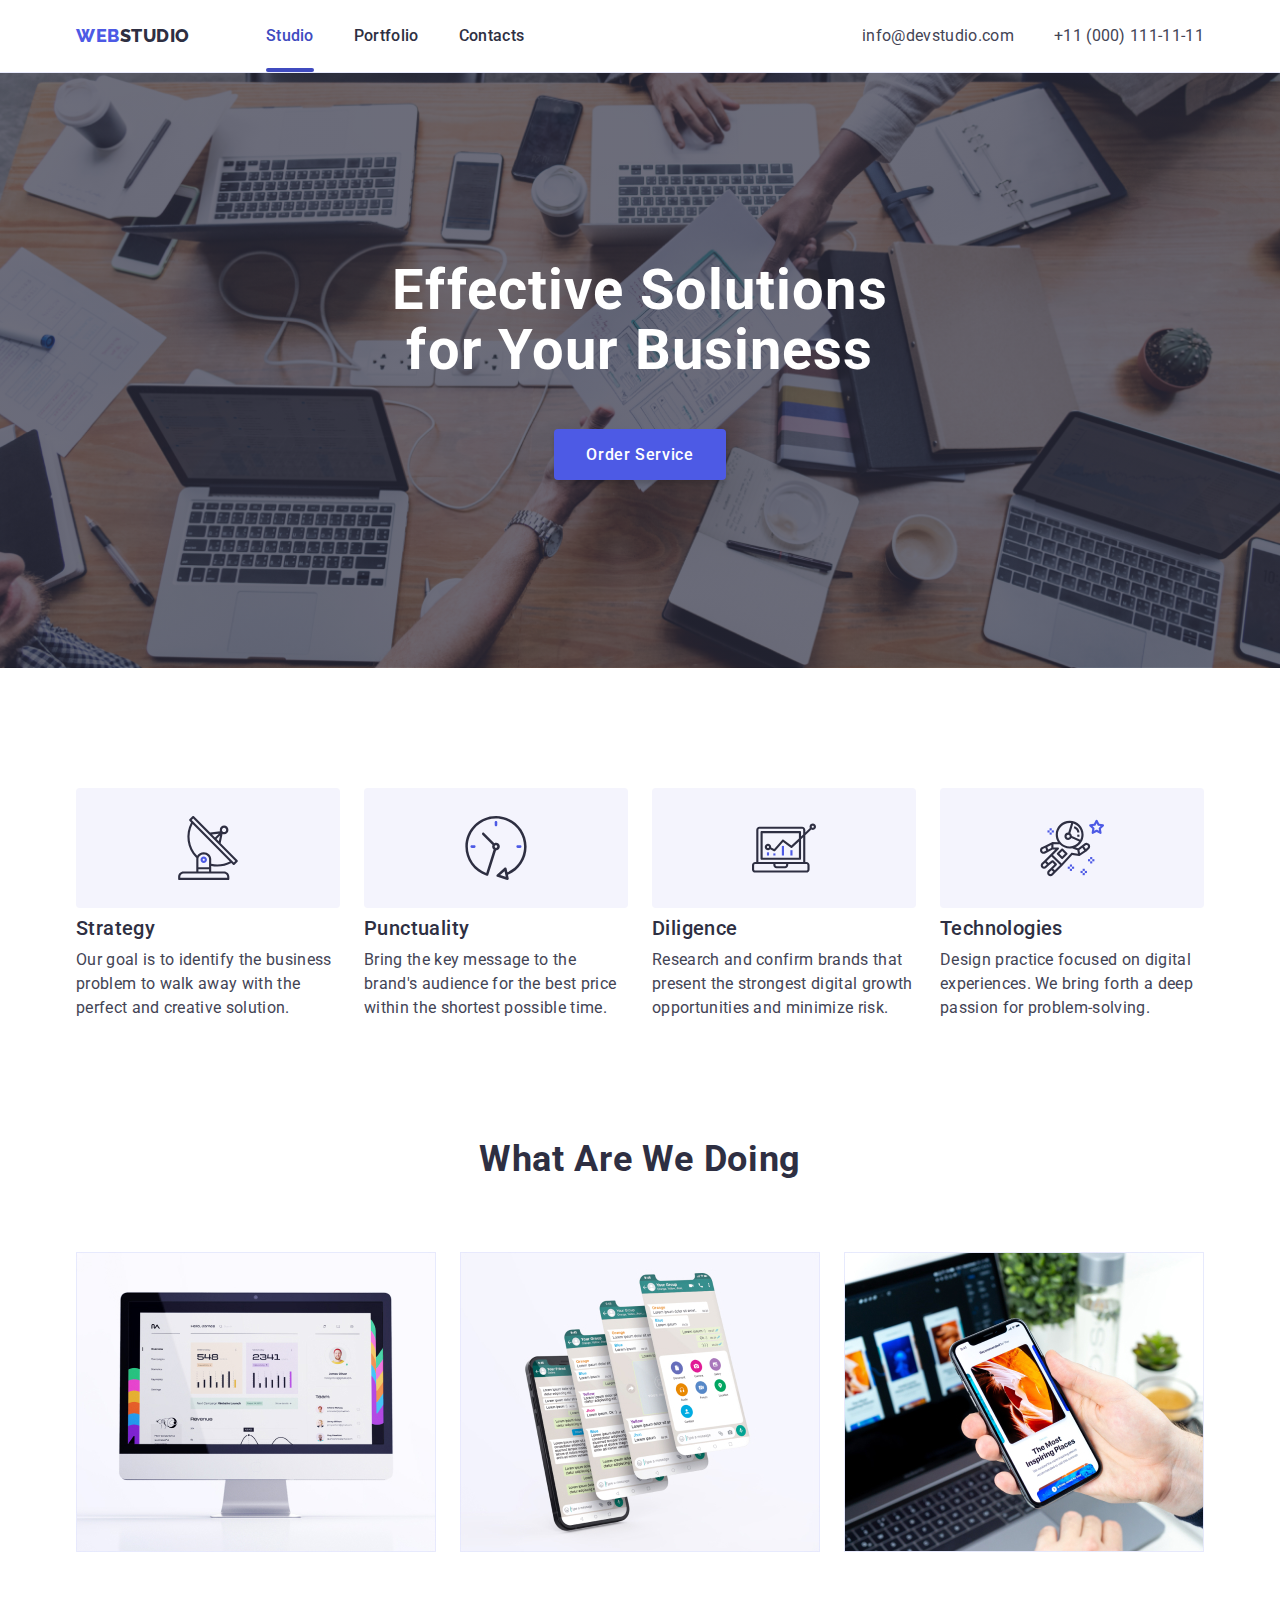
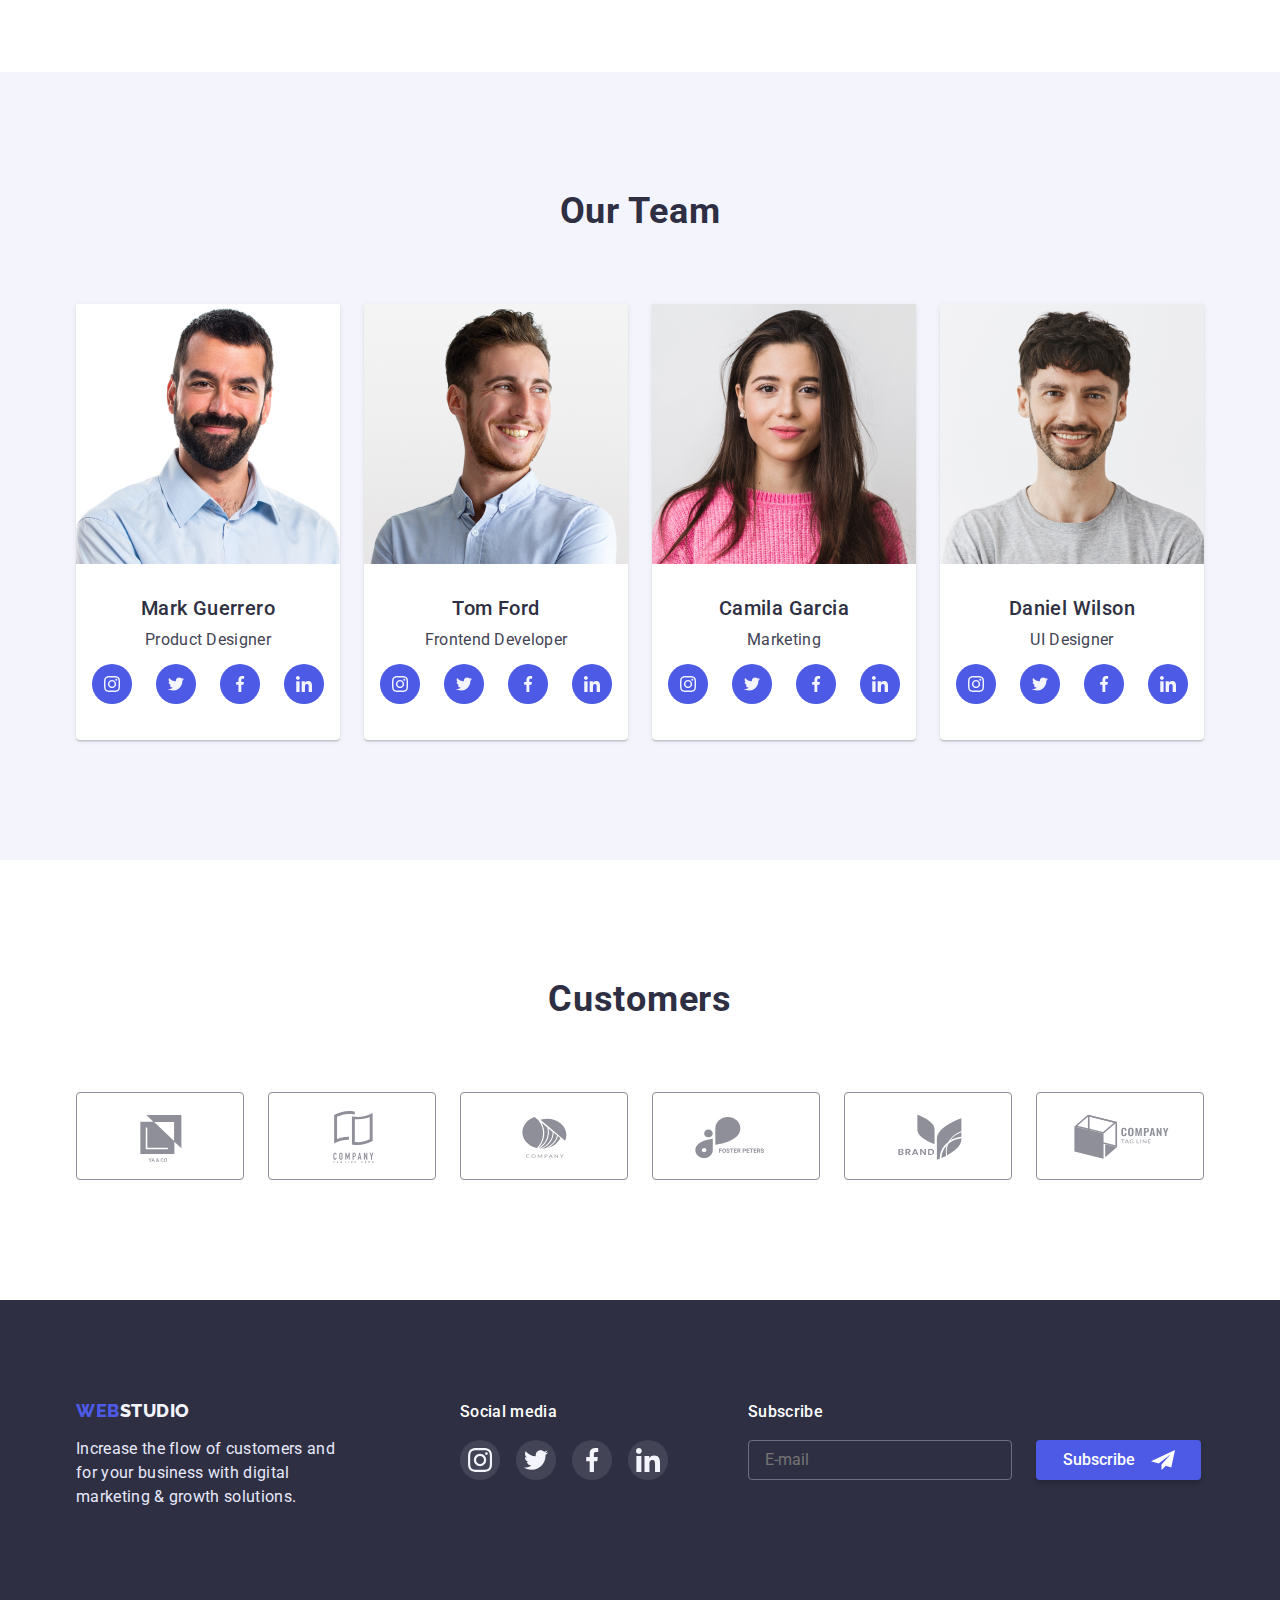
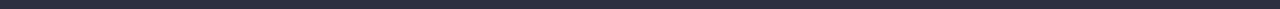
<file: index.html>
<!DOCTYPE html>
<html lang="en">
  <head>
    <meta charset="UTF-8" />
    <meta http-equiv="X-UA-Compatible" content="IE=edge" />
    <meta name="viewport" content="width=device-width, initial-scale=1.0" />
    <title>WebStudio</title>
    <link rel="stylesheet" href="./css/normalize.css" />
    <link rel="preconnect" href="https://fonts.googleapis.com" />
    <link rel="preconnect" href="https://fonts.gstatic.com" crossorigin />
    <link
      href="https://fonts.googleapis.com/css2?family=Raleway:wght@700&family=Roboto:wght@400;500;700;900&display=swap"
      rel="stylesheet"
    />
    <link rel="stylesheet" href="./css/styles.css" />
  </head>

  <body>
    <!-- HEADER -->
    <header class="header">
      <div class="container">
        <nav class="navigation">
          <a class="logo link" href="./index.html">
            <span class="logo-web">Web</span>Studio</a
          >
          <ul class="menu list">
            <li class="menu-item">
              <a class="menu-link link active" href="./index.html">Studio</a>
            </li>
            <li class="menu-item">
              <a class="menu-link link" href="./portfolio.html">Portfolio</a>
            </li>
            <li class="menu-item">
              <a class="menu-link link" href="">Contacts</a>
            </li>
          </ul>

          <ul class="contact-block list">
            <li class="contact-item">
              <a class="contact-mail link" href="mailto:info@devstudio.com"
                >info@devstudio.com</a
              >
            </li>
            <li class="contact-item">
              <a class="contact-number link" href="tel:+11(000)111-11-11"
                >+11 (000) 111-11-11</a
              >
            </li>
          </ul>
        </nav>
      </div>
    </header>

    <main>
      <!-- HERO -->
      <section class="hero">
        <div class="container">
          <h1 class="hero-title">Effective Solutions for Your Business</h1>
          <button class="hero-btn" type="button" data-modal-open>
            Order Service
          </button>
        </div>
      </section>

      <!--Section 1 Description-->
      <section class="description">
        <div class="container">
          <ul class="main-description list">
            <li class="block-description">
              <h3 class="main-description-title">Strategy</h3>
              <p class="text-description">
                Our goal is to identify the business problem to walk away with
                the perfect and creative solution.
              </p>
            </li>
            <li class="block-description">
              <h3 class="main-description-title">Punctuality</h3>
              <p class="text-description">
                Bring the key message to the brand's audience for the best price
                within the shortest possible time.
              </p>
            </li>
            <li class="block-description">
              <h3 class="main-description-title">Diligence</h3>
              <p class="text-description">
                Research and confirm brands that present the strongest digital
                growth opportunities and minimize risk.
              </p>
            </li>
            <li class="block-description">
              <h3 class="main-description-title">Technologies</h3>
              <p class="text-description">
                Design practice focused on digital experiences. We bring forth a
                deep passion for problem-solving.
              </p>
            </li>
          </ul>
        </div>
      </section>

      <!--Section 2 What are we doing-->
      <section class="function">
        <div class="container">
          <h2 class="fuction-title">What are we doing</h2>
          <ul class="functin-list list">
            <li class="function-description">
              <img
                src="./images/img1.jpg"
                alt="Monitor"
                width="360"
                height="300"
              />
            </li>
            <li class="function-description">
              <img
                src="./images/img2.jpeg"
                alt="Mobile app"
                width="360"
                height="300"
              />
            </li>
            <li class="function-description">
              <img
                src="./images/img3.jpeg"
                alt="The Most Inspiring Place"
                width="360"
                height="300"
              />
            </li>
          </ul>
        </div>
      </section>

      <!--Section 3  Our Team-->
      <section class="team">
        <div class="container">
          <h2 class="team-title">Our Team</h2>
          <ul class="team-list list">
            <li class="team-block">
              <img
                src="./images/img4.jpeg"
                alt="Mark Guerrero"
                width="264"
                height="260"
              />
              <h3 class="team-name">Mark Guerrero</h3>
              <p class="team-post">Product Designer</p>
              <ul class="team-soc-list list">
                <li class="team-soc-item">
                  <a href="#" class="team-soc-link link">
                    <svg class="team-soc-icon" weight="16" height="16">
                      <use href="./images/sprite.svg#icon-instagram"></use>
                    </svg>
                  </a>
                </li>
                <li class="team-soc-item">
                  <a href="#" class="team-soc-link link">
                    <svg class="team-soc-icon" weight="16" height="16">
                      <use href="./images/sprite.svg#icon-twitter"></use>
                    </svg>
                  </a>
                </li>
                <li class="team-soc-item">
                  <a href="#" class="team-soc-link link">
                    <svg class="team-soc-icon" weight="16" height="16">
                      <use href="./images/sprite.svg#icon-facebook"></use>
                    </svg>
                  </a>
                </li>
                <li class="team-soc-item">
                  <a href="#" class="team-soc-link link">
                    <svg class="team-soc-icon" weight="16" height="16">
                      <use href="./images/sprite.svg#icon-linkedin"></use>
                    </svg>
                  </a>
                </li>
              </ul>
            </li>
            <li class="team-block">
              <img
                src="./images/img5.jpeg"
                alt="Tom Ford"
                width="264"
                height="260"
              />
              <h3 class="team-name">Tom Ford</h3>
              <p class="team-post">Frontend Developer</p>
              <ul class="team-soc-list list">
                <li class="team-soc-item">
                  <a href="#" class="team-soc-link link">
                    <svg class="team-soc-icon" weight="16" height="16">
                      <use href="./images/sprite.svg#icon-instagram"></use>
                    </svg>
                  </a>
                </li>
                <li class="team-soc-item">
                  <a href="#" class="team-soc-link link">
                    <svg class="team-soc-icon" weight="16" height="16">
                      <use href="./images/sprite.svg#icon-twitter"></use>
                    </svg>
                  </a>
                </li>
                <li class="team-soc-item">
                  <a href="#" class="team-soc-link link">
                    <svg class="team-soc-icon" weight="16" height="16">
                      <use href="./images/sprite.svg#icon-facebook"></use>
                    </svg>
                  </a>
                </li>
                <li class="team-soc-item">
                  <a href="#" class="team-soc-link link">
                    <svg class="team-soc-icon" weight="16" height="16">
                      <use href="./images/sprite.svg#icon-linkedin"></use>
                    </svg>
                  </a>
                </li>
              </ul>
            </li>
            <li class="team-block">
              <img
                src="./images/img6.jpeg"
                alt="Camila Garcia"
                width="264"
                height="260"
              />
              <h3 class="team-name">Camila Garcia</h3>
              <p class="team-post">Marketing</p>
              <ul class="team-soc-list list">
                <li class="team-soc-item">
                  <a href="#" class="team-soc-link link">
                    <svg class="team-soc-icon" weight="16" height="16">
                      <use href="./images/sprite.svg#icon-instagram"></use>
                    </svg>
                  </a>
                </li>
                <li class="team-soc-item">
                  <a href="#" class="team-soc-link link">
                    <svg class="team-soc-icon" weight="16" height="16">
                      <use href="./images/sprite.svg#icon-twitter"></use>
                    </svg>
                  </a>
                </li>
                <li class="team-soc-item">
                  <a href="#" class="team-soc-link link">
                    <svg class="team-soc-icon" weight="16" height="16">
                      <use href="./images/sprite.svg#icon-facebook"></use>
                    </svg>
                  </a>
                </li>
                <li class="team-soc-item">
                  <a href="#" class="team-soc-link link">
                    <svg class="team-soc-icon" weight="16" height="16">
                      <use href="./images/sprite.svg#icon-linkedin"></use>
                    </svg>
                  </a>
                </li>
              </ul>
            </li>
            <li class="team-block">
              <img
                src="./images/img7.jpeg"
                alt="Daniel Wilson"
                width="264"
                height="260"
              />
              <h3 class="team-name">Daniel Wilson</h3>
              <p class="team-post">UI Designer</p>
              <ul class="team-soc-list list">
                <li class="team-soc-item">
                  <a href="#" class="team-soc-link link">
                    <svg class="team-soc-icon" weight="16" height="16">
                      <use href="./images/sprite.svg#icon-instagram"></use>
                    </svg>
                  </a>
                </li>
                <li class="team-soc-item">
                  <a href="#" class="team-soc-link link">
                    <svg class="team-soc-icon" weight="16" height="16">
                      <use href="./images/sprite.svg#icon-twitter"></use>
                    </svg>
                  </a>
                </li>
                <li class="team-soc-item">
                  <a href="#" class="team-soc-link link">
                    <svg class="team-soc-icon" weight="16" height="16">
                      <use href="./images/sprite.svg#icon-facebook"></use>
                    </svg>
                  </a>
                </li>
                <li class="team-soc-item">
                  <a href="#" class="team-soc-link link">
                    <svg class="team-soc-icon" weight="16" height="16">
                      <use href="./images/sprite.svg#icon-linkedin"></use>
                    </svg>
                  </a>
                </li>
              </ul>
            </li>
          </ul>
        </div>
      </section>

      <!--Section 4  CUSTOMERS-->
      <section class="customer">
        <div class="container">
          <h2 class="customer-title">Customers</h2>
          <ul class="customer-list-company list">
            <li class="customer-list-item">
              <a href="#" class="customer-link-company">
                <svg class="customer-icon" width="104" height="56">
                  <use href="./images/sprite.svg#icon-ya-co"></use>
                </svg>
              </a>
            </li>
            <li class="customer-list-item">
              <a href="#" class="customer-link-company">
                <svg class="customer-icon" width="104" height="56">
                  <use href="./images/sprite.svg#icon-tagline"></use>
                </svg>
              </a>
            </li>
            <li class="customer-list-item">
              <a href="#" class="customer-link-company">
                <svg class="customer-icon" width="104" height="56">
                  <use href="./images/sprite.svg#icon-company"></use>
                </svg>
              </a>
            </li>
            <li class="customer-list-item">
              <a href="#" class="customer-link-company">
                <svg class="customer-icon" width="104" height="56">
                  <use href="./images/sprite.svg#icon-foster-peters"></use>
                </svg>
              </a>
            </li>
            <li class="customer-list-item">
              <a href="#" class="customer-link-company">
                <svg class="customer-icon" width="104" height="56">
                  <use href="./images/sprite.svg#icon-brand"></use>
                </svg>
              </a>
            </li>
            <li class="customer-list-item">
              <a href="#" class="customer-link-company">
                <svg class="customer-icon" width="104" height="56">
                  <use href="./images/sprite.svg#icon-tag-line"></use>
                </svg>
              </a>
            </li>
          </ul>
        </div>
      </section>
    </main>

    <!--Footer-->
    <footer class="footer">
      <div class="container">
        <div>
          <a class="logo-footer link" href="./index.html">
            <span class="logo-web">Web</span>Studio
          </a>
          <p class="footer-text">
            Increase the flow of customers and for your business with digital
            marketing & growth solutions.
          </p>
        </div>

        <div class="social-media">
          <h3 class="social-media-title">Social media</h3>
          <ul class="footer-soc-list list">
            <li class="footer-soc-item">
              <a href="#" class="footer-soc-link link">
                <svg class="footer-soc-icon" weight="24" height="24">
                  <use href="./images/sprite.svg#icon-instagram"></use>
                </svg>
              </a>
            </li>
            <li class="footer-soc-item">
              <a href="#" class="footer-soc-link link">
                <svg class="footer-soc-icon" weight="24" height="24">
                  <use href="./images/sprite.svg#icon-twitter"></use>
                </svg>
              </a>
            </li>
            <li class="footer-soc-item">
              <a href="#" class="footer-soc-link link">
                <svg class="footer-soc-icon" weight="24" height="24">
                  <use href="./images/sprite.svg#icon-facebook"></use>
                </svg>
              </a>
            </li>
            <li class="footer-soc-item">
              <a href="#" class="footer-soc-link link">
                <svg class="footer-soc-icon" weight="24" height="24">
                  <use href="./images/sprite.svg#icon-linkedin"></use>
                </svg>
              </a>
            </li>
          </ul>
        </div>
        <div class="subscribe-wrap">
          <h3 class="subscribe-title">Subscribe</h3>
          <form class="form-subscribe">
            <span class="form-input-wrapper">
              <input
                type="email"
                name="user_email"
                class="form-input-subscribe"
                placeholder="E-mail"
              />
            </span>
              <button type="submit" class="form-submit-subscribe">
                Subscribe
                <svg class="form-input-icon" width="24" height="24">
                  <use href="./images/sprite.svg#icon-letter"></use>
                </svg>
              </button>
          </form>
        </div>
      </div>
    </footer>

    <div class="backdrop is-hidden" data-modal>
      <div class="modal">
        <button type="button" class="modal-close-btn" data-modal-close>
          <svg class="modal-close-icon" width="8" height="8">
            <use href="./images/sprite.svg#icon-close"></use>
          </svg>
        </button>
        <p class="modal-form-title">
          Leave your contacts and we will call you back
        </p>
        <form class="modal-form">
          <label class="modal-form-field">
            <span class="modal-form-input-desk">Name</span>
            <span class="modal-form-input-wrapper">
              <input
                type="text"
                name="user_name"
                class="modal-form-input"
                required
                pattern="[a-zA-Zа-яА-Я]+"
                minlength="2"
              />
              <svg class="modal-form-input-icon" weight="18" height="18">
                <use href="./images/sprite.svg#icon-person"></use>
              </svg>
            </span>
          </label>
          <label class="modal-form-field">
            <span class="modal-form-input-desk">Phone</span>
            <span class="modal-form-input-wrapper">
              <input
                type="tel"
                name="user_phone"
                class="modal-form-input"
                required
                pattern="[0-9]{3}-[0-9]{3}-[0-9]{2}-[0-9]{2}"
                title="xxx-xxx-xx-xx"
              />
              <svg class="modal-form-input-icon">
                <use href="./images/sprite.svg#icon-phone"></use>
              </svg>
            </span>
          </label>
          <label class="modal-form-field">
            <span class="modal-form-input-desk">Email</span>
            <span class="modal-form-input-wrapper">
              <input type="email" name="user_email" class="modal-form-input" />
              <svg class="modal-form-input-icon">
                <use href="./images/sprite.svg#icon-email"></use>
              </svg>
            </span>
          </label>

          <label class="modal-form-field">
            <span class="modal-form-input-desk">Comment</span>
            <textarea
              name="user_message"
              class="modal-form-message"
              placeholder="Text input"
            ></textarea>
          </label>
          <input
            id="user-policy"
            type="checkbox"
            name="user_policy"
            class="modal-form-check visually-hidden"
          />
          <label for="user-policy" class="modal-form-check-desk"
            >I accept the terms and conditions of the&nbsp;
            <a class="link-policy" href="#">Privacy Policy</a>
          </label>
          <button type="submit" class="modal-form-submit">Send</button>
        </form>
      </div>
    </div>

    <script src="./js/modal.js"></script>
  </body>
</html>
</file>
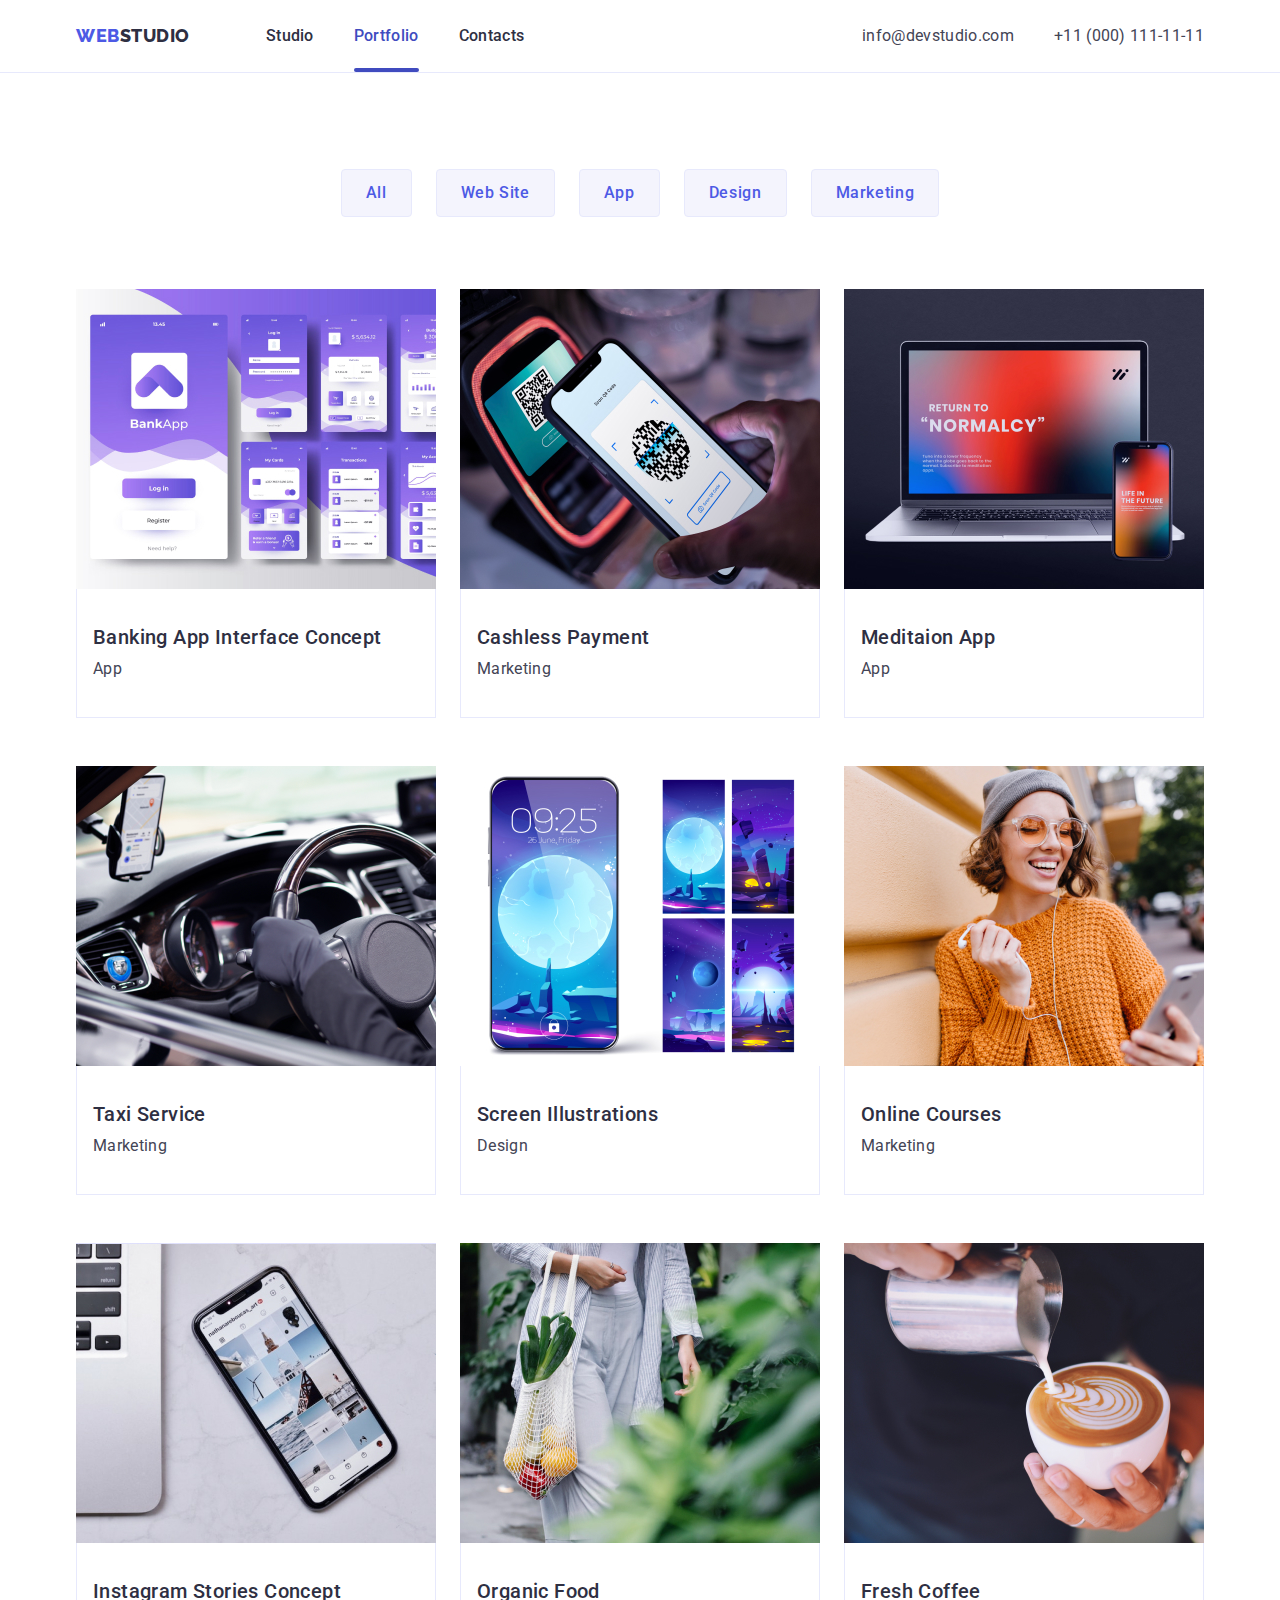
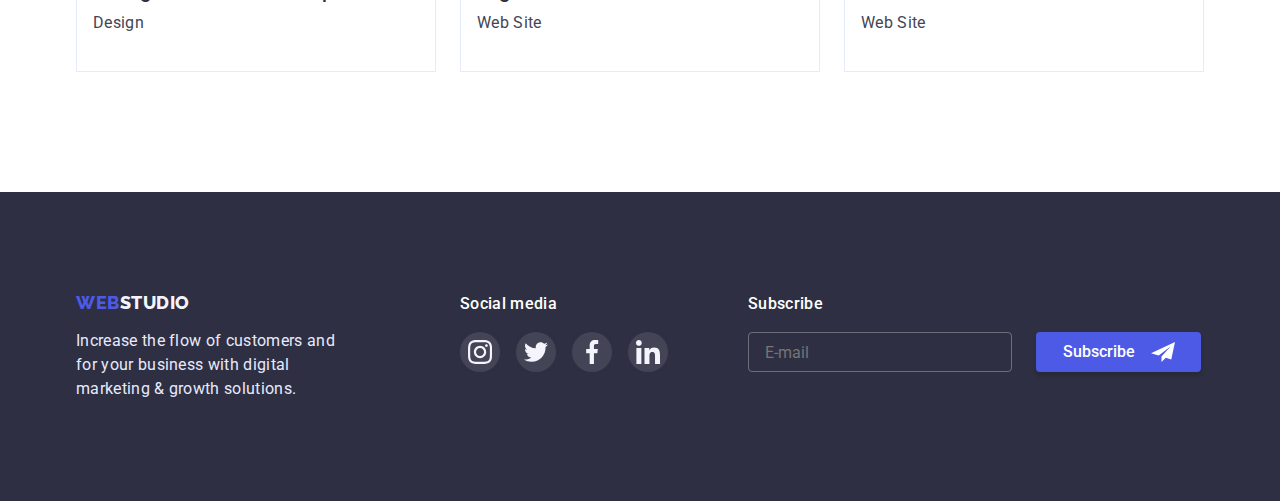
<file: portfolio.html>
<!DOCTYPE html>
<html lang="en">
  <head>
    <meta charset="UTF-8" />
    <meta http-equiv="X-UA-Compatible" content="IE=edge" />
    <meta name="viewport" content="width=device-width, initial-scale=1.0" />
    <title>WebStudio</title>
    <link rel="stylesheet" href="./css/normalize.css" />
    <link rel="preconnect" href="https://fonts.googleapis.com" />
    <link rel="preconnect" href="https://fonts.gstatic.com" crossorigin />
    <link
      href="https://fonts.googleapis.com/css2?family=Raleway:wght@700&family=Roboto:wght@400;500;700;900&display=swap"
      rel="stylesheet"
    />
    <link rel="stylesheet" href="./css/styles.css" />
  </head>

  <body>
    <!-- HEADER -->
    <header class="header">
      <div class="container">
        <nav class="navigation">
          <a class="logo link" href="./index.html"
            ><span class="logo-web">Web</span>Studio</a
          >
          <ul class="menu list">
            <li class="menu-item">
              <a class="menu-link link" href="./index.html">Studio</a>
            </li>
            <li class="menu-item">
              <a class="menu-link link active" href="./portfolio.html"
                >Portfolio</a
              >
            </li>
            <li class="menu-item">
              <a class="menu-link link" href="">Contacts</a>
            </li>
          </ul>

          <ul class="contact-block list">
            <li class="contact-item">
              <a class="contact-mail link" href="mailto:info@devstudio.com"
                >info@devstudio.com</a
              >
            </li>
            <li class="contact-item">
              <a class="contact-number link" href="tel:+11(000)111-11-11"
                >+11 (000) 111-11-11</a
              >
            </li>
          </ul>
        </nav>
      </div>
    </header>

    <main>
      <section class="filter">
        <div class="container">
          <ul class="filter-list list">
            <li class="filter-item">
              <button class="filter-btn" type="button">All</button>
            </li>
            <li class="filter-item">
              <button class="filter-btn" type="button">Web Site</button>
            </li>
            <li class="filter-item">
              <button class="filter-btn" type="button">App</button>
            </li>
            <li class="filter-item">
              <button class="filter-btn" type="button">Design</button>
            </li>
            <li class="filter-item">
              <button class="filter-btn" type="button">Marketing</button>
            </li>
          </ul>

          <ul class="gallery-list list">
            <li class="gallery-item">
              <a class="gallery-card-link link" href="#">
                <div class="gallery-card-wrapper">
                  <img
                    src="./images/card1.jpeg"
                    alt="Interface Concept"
                    width="360"
                    height="300"
                  />
                  <p class="overlay">
                    14 Stylish and User-Friendly App Design Concepts · Task
                    Manager App · Calorie Tracker App · Exotic Fruit Ecommerce
                    App · Cloud Storage App
                  </p>
                </div>
                <div class="gallery-name">
                  <h2 class="gallery-title">Banking App Interface Concept</h2>
                  <p class="gallery-text">App</p>
                </div>
              </a>
            </li>
            <li class="gallery-item">
              <a class="gallery-card-link link" href="#">
                <div class="gallery-card-wrapper">
                  <img
                    src="./images/card2.jpeg"
                    alt="Interface Concept"
                    width="360"
                    height="300"
                  />
                  <p class="overlay">
                    14 Stylish and User-Friendly App Design Concepts · Task
                    Manager App · Calorie Tracker App · Exotic Fruit Ecommerce
                    App · Cloud Storage App
                  </p>
                </div>
                <div class="gallery-name">
                  <h2 class="gallery-title">Cashless Payment</h2>
                  <p class="gallery-text">Marketing</p>
                </div>
              </a>
            </li>
            <li class="gallery-item">
              <a class="gallery-card-link link" href="#">
                <div class="gallery-card-wrapper">
                  <img
                    src="./images/card3.jpeg"
                    alt="Interface Concept"
                    width="360"
                    height="300"
                  />
                  <p class="overlay">
                    14 Stylish and User-Friendly App Design Concepts · Task
                    Manager App · Calorie Tracker App · Exotic Fruit Ecommerce
                    App · Cloud Storage App
                  </p>
                </div>
                <div class="gallery-name">
                  <h2 class="gallery-title">Meditaion App</h2>
                  <p class="gallery-text">App</p>
                </div>
              </a>
            </li>
            <li class="gallery-item">
              <a class="gallery-card-link link" href="#">
                <div class="gallery-card-wrapper">
                  <img
                    src="./images/card4.jpeg"
                    alt="Interface Concept"
                    width="360"
                    height="300"
                  />
                  <p class="overlay">
                    14 Stylish and User-Friendly App Design Concepts · Task
                    Manager App · Calorie Tracker App · Exotic Fruit Ecommerce
                    App · Cloud Storage App
                  </p>
                </div>
                <div class="gallery-name">
                  <h2 class="gallery-title">Taxi Service</h2>
                  <p class="gallery-text">Marketing</p>
                </div>
              </a>
            </li>
            <li class="gallery-item">
              <a class="gallery-card-link link" href="#">
                <div class="gallery-card-wrapper">
                  <img
                    src="./images/card5.jpeg"
                    alt="Interface Concept"
                    width="360"
                    height="300"
                  />
                  <p class="overlay">
                    14 Stylish and User-Friendly App Design Concepts · Task
                    Manager App · Calorie Tracker App · Exotic Fruit Ecommerce
                    App · Cloud Storage App
                  </p>
                </div>
                <div class="gallery-name">
                  <h2 class="gallery-title">Screen Illustrations</h2>
                  <p class="gallery-text">Design</p>
                </div>
              </a>
            </li>
            <li class="gallery-item">
              <a class="gallery-card-link link" href="#">
                <div class="gallery-card-wrapper">
                  <img
                    src="./images/card6.jpeg"
                    alt="Interface Concept"
                    width="360"
                    height="300"
                  />
                  <p class="overlay">
                    14 Stylish and User-Friendly App Design Concepts · Task
                    Manager App · Calorie Tracker App · Exotic Fruit Ecommerce
                    App · Cloud Storage App
                  </p>
                </div>
                <div class="gallery-name">
                  <h2 class="gallery-title">Online Courses</h2>
                  <p class="gallery-text">Marketing</p>
                </div>
              </a>
            </li>
            <li class="gallery-item">
              <a class="gallery-card-link link" href="#">
                <div class="gallery-card-wrapper">
                  <img
                    src="./images/card7.jpeg"
                    alt="Interface Concept"
                    width="360"
                    height="300"
                  />
                  <p class="overlay">
                    14 Stylish and User-Friendly App Design Concepts · Task
                    Manager App · Calorie Tracker App · Exotic Fruit Ecommerce
                    App · Cloud Storage App
                  </p>
                </div>
                <div class="gallery-name">
                  <h2 class="gallery-title">Instagram Stories Concept</h2>
                  <p class="gallery-text">Design</p>
                </div>
              </a>
            </li>
            <li class="gallery-item">
              <a class="gallery-card-link link" href="#">
                <div class="gallery-card-wrapper">
                  <img
                    src="./images/card8.jpeg"
                    alt="Interface Concept"
                    width="360"
                    height="300"
                  />
                  <p class="overlay">
                    14 Stylish and User-Friendly App Design Concepts · Task
                    Manager App · Calorie Tracker App · Exotic Fruit Ecommerce
                    App · Cloud Storage App
                  </p>
                </div>
                <div class="gallery-name">
                  <h2 class="gallery-title">Organic Food</h2>
                  <p class="gallery-text">Web Site</p>
                </div>
              </a>
            </li>
            <li class="gallery-item">
              <a class="gallery-card-link link" href="#">
                <div class="gallery-card-wrapper">
                  <img
                    src="./images/card9.jpeg"
                    alt="Interface Concept"
                    width="360"
                    height="300"
                  />
                  <p class="overlay">
                    14 Stylish and User-Friendly App Design Concepts · Task
                    Manager App · Calorie Tracker App · Exotic Fruit Ecommerce
                    App · Cloud Storage App
                  </p>
                </div>
                <div class="gallery-name">
                  <h2 class="gallery-title">Fresh Coffee</h2>
                  <p class="gallery-text">Web Site</p>
                </div>
              </a>
            </li>
          </ul>
        </div>
      </section>
    </main>

    <!--Footer-->
    <footer class="footer">
      <div class="container">
        <div>
          <a class="logo-footer link" href="./index.html">
            <span class="logo-web">Web</span>Studio
          </a>
          <p class="footer-text">
            Increase the flow of customers and for your business with digital
            marketing & growth solutions.
          </p>
        </div>

        <div class="social-media">
          <h3 class="social-media-title">Social media</h3>
          <ul class="footer-soc-list list">
            <li class="footer-soc-item">
              <a href="#" class="footer-soc-link link">
                <svg class="footer-soc-icon" weight="24" height="24">
                  <use href="./images/sprite.svg#icon-instagram"></use>
                </svg>
              </a>
            </li>
            <li class="footer-soc-item">
              <a href="#" class="footer-soc-link link">
                <svg class="footer-soc-icon" weight="24" height="24">
                  <use href="./images/sprite.svg#icon-twitter"></use>
                </svg>
              </a>
            </li>
            <li class="footer-soc-item">
              <a href="#" class="footer-soc-link link">
                <svg class="footer-soc-icon" weight="24" height="24">
                  <use href="./images/sprite.svg#icon-facebook"></use>
                </svg>
              </a>
            </li>
            <li class="footer-soc-item">
              <a href="#" class="footer-soc-link link">
                <svg class="footer-soc-icon" weight="24" height="24">
                  <use href="./images/sprite.svg#icon-linkedin"></use>
                </svg>
              </a>
            </li>
          </ul>
        </div>
        <div class="subscribe-wrap">
          <h3 class="subscribe-title">Subscribe</h3>
          <form class="form-subscribe">
            <span class="form-input-wrapper">
              <input
                type="email"
                name="user_email"
                class="form-input-subscribe"
                placeholder="E-mail"
              />
            </span>
            <button type="submit" class="form-submit-subscribe">
              Subscribe
              <svg class="form-input-icon" width="24" height="24">
                <use href="./images/sprite.svg#icon-letter"></use>
              </svg>
            </button>
          </form>
        </div>
      </div>
    </footer>
  </body>
</html>
</file>
<file: css/styles.css>
:root {
  --accent-color: #4d5ae5;
  --title-color: #2e2f42;
  --main-text-color: #434455;
  --accent-light-color: #ffffff;
  --transition-duration-and-funs: 250ms cubic-bezier(0.4, 0, 0.2, 1);
}

* {
  margin: 0;
  padding: 0;
  box-sizing: border-box;
}

body {
  font-family: "Roboto", sans-serif;
  color: var(--title-color);
  font-weight: 700;
}

h1,
h2,
h3,
h4,
p {
  margin: 0;
}

ul {
  margin: 0;
  padding-left: 0;
}

img {
  display: block;
}
button {
  cursor: pointer;
}

.container {
  width: 1158px;
  padding-left: 15px;
  padding-right: 15px;
  margin: 0 auto;
}

.visually-hidden {
  position: absolute;
  white-space: nowrap;
  width: 1px;
  height: 1px;
  overflow: hidden;
  border: 0;
  padding: 0;
  clip: rect(0 0 0 0);
  clip-path: inset(50%);
  margin: -1px;
}

.link {
  display: inline-block;
  text-decoration: none;
}

/*-------- HEDER -------- */
.header {
  padding-top: 24px;
  padding-bottom: 24px;

  border-bottom: 1px solid #e7e9fc;
}

.navigation {
  display: flex;
  align-items: center;
}

.navigation ul {
  display: flex;
}

.logo {
  margin-right: 76px;

  font-family: "Raleway";
  font-weight: 800;
  font-size: 18px;
  line-height: 1.33;
  letter-spacing: 0.03em;
  text-transform: uppercase;
  color: var(--title-color);
}

.logo-web {
  color: var(--accent-color);
}

.menu-item {
  position: relative;
}

.menu-item:not(:last-child) {
  margin-right: 40px;
}

.menu-link {
  position: relative;
  font-weight: 500;
  font-size: 16px;
  line-height: 1.5;
  letter-spacing: 0.02em;
  color: var(--title-color);
  transition: color var(--transition-duration-and-funs);
}

.active {
  color: #404bbf;
}

.menu-link.active::after {
  position: absolute;
  left: 0;
  bottom: -24px;
  width: 100%;
  height: 4px;
  content: "";

  background-color: #404bbf;
  border-radius: 2px;
}

.menu-link:hover,
.menu-link:focus {
  color: var(--accent-color);
}

.contact-block {
  margin-left: auto;
}

.contact-item:not(:last-child) {
  margin-right: 40px;
}

.contact-mail {
  font-weight: 400;
  font-size: 16px;
  line-height: 1.5;
  letter-spacing: 0.02em;
  color: var(--main-text-color);
  transition: color var(--transition-duration-and-funs);
}

.contact-number {
  font-weight: 400;
  font-size: 16px;
  line-height: 1.5;
  letter-spacing: 0.02em;
  color: var(--main-text-color);
  transition: color var(--transition-duration-and-funs);
}

.contact-number:hover,
.contact-number:focus {
  color: var(--accent-color);
}

.list {
  list-style: none;
}

.contact-mail:hover,
.contact-mail:focus {
  color: var(--accent-color);
}

/* ------- HERO -------- */

.hero {
  padding-top: 188px;
  padding-bottom: 188px;
  max-width: 1440px;
  margin: 0 auto;

  background-color: var(--title-color);
  background-image: linear-gradient(
      rgba(46, 47, 66, 0.7),
      rgba(46, 47, 66, 0.7)
    ),
    url(../images/people-office.jpeg);
  background-repeat: no-repeat;
  background-size: cover;
  background-position: center;

  /* text-align: center; */
}

.hero .container {
  display: flex;
  flex-direction: column;
  gap: 48px;
  align-items: center;
}

.hero-title {
  display: block;
  max-width: 500px;

  font-size: 56px;
  line-height: 1.07;
  text-align: center;
  letter-spacing: 0.02em;
  color: var(--accent-light-color);
}

.hero-btn {
  display: inline-block;
  padding: 16px 32px 16px 32px;

  font-family: "Roboto", sans-serif;
  font-weight: 500;
  font-size: 16px;
  line-height: 1.19;
  letter-spacing: 0.04em;
  color: var(--accent-light-color);
  background: var(--accent-color);

  box-shadow: 0px 4px 4px rgba(0, 0, 0, 0.15);
  border: var(--accent-color);
  border-radius: 4px;
  transition: background-color var(--transition-duration-and-funs);
}

.hero-btn:hover,
.hero-btn:focus {
  background-color: #404bbf;
  bottom: none;
}

/* ------- Section 1 Description ------- */

.description {
  padding-top: 120px;
  padding-bottom: 120px;
}

.main-description {
  display: flex;
  gap: 24px;

  font-size: 20px;
  line-height: 1.2;
  letter-spacing: 0.02em;
  color: var(--title-color);
}

.main-description-title {
  margin-bottom: 8px;
  margin-top: 8px;
  font-weight: 500;
  font-size: 20px;
  line-height: 1.2;
}

.block-description {
  width: calc((100% - 72px) / 4);
}

.block-description::before {
  display: block;
  content: "";
  height: 120px;
  background-repeat: no-repeat;
  background-position: center;
  background-color: #f4f4fd;
  border-radius: 4px;
}

.block-description:nth-child(1)::before {
  background-image: url(../images/antenna.svg);
}

.block-description:nth-child(2)::before {
  background-image: url(../images/clock.svg);
}

.block-description:nth-child(3)::before {
  background-image: url(../images/diagram.svg);
}

.block-description:nth-child(4)::before {
  background-image: url(../images/astronaut.svg);
}

.text-description {
  font-weight: 400;
  font-size: 16px;
  line-height: 1.5;
  letter-spacing: 0.02em;
  color: var(--main-text-color);
}

/* <!----- Section 2 What are we doing -----> */

.function {
  padding-bottom: 120px;
}

.fuction-title {
  margin-bottom: 72px;
  font-weight: 700;
  font-size: 36px;
  line-height: 1.11;
  text-align: center;
  letter-spacing: 0.02em;
  text-transform: capitalize;
  color: var(--title-color);
}
.functin-list {
  display: flex;
  gap: 24px;
}

/* ------- Section 3  Our Team -------- */

.team {
  padding-top: 120px;
  padding-bottom: 120px;
  background: #f4f4fd;
}
.team-title {
  margin-bottom: 72px;
  font-weight: 700;
  font-size: 36px;
  line-height: 1.11;
  text-align: center;
  letter-spacing: 0.02em;
  text-transform: capitalize;
  color: var(--title-color);
}
.team-list {
  display: flex;
  gap: 24px;
}
.team-block {
  background: var(--accent-light-color);

  box-shadow: 0px 1px 6px rgba(46, 47, 66, 0.08),
    0px 1px 1px rgba(46, 47, 66, 0.16), 0px 2px 1px rgba(46, 47, 66, 0.08);
  border-radius: 0px 0px 4px 4px;
}
.team-name {
  margin-top: 32px;
  margin-bottom: 8px;

  font-weight: 500;
  font-size: 20px;
  line-height: 1.2;
  text-align: center;
  letter-spacing: 0.02em;
  color: var(--title-color);
}
.team-post {
  margin-bottom: 32px;
  font-weight: 400;
  font-size: 16px;
  line-height: 1.5;
  text-align: center;
  letter-spacing: 0.02em;
  color: var(--main-text-color);
  margin-bottom: 12px;
}

.team-soc-list {
  display: flex;
  justify-content: center;
  gap: 24px;
  padding-bottom: 36px;
}

.team-soc-item {
  width: 40px;
  height: 40px;
}

.team-soc-link {
  display: flex;
  align-items: center;
  justify-content: center;
  width: 100%;
  height: 100%;
  background-color: var(--accent-color);
  border-radius: 50%;
  transition: background-color var(--transition-duration-and-funs);
}

.team-soc-link:hover,
.team-soc-link:focus {
  background-color: #404bbf;
}

.team-soc-icon {
  fill: #f4f4fd;
}

/* ----------- CUSTOMER ---------- */

.customer {
  padding-top: 120px;
  padding-bottom: 120px;
}

.customer-title {
  margin-bottom: 72px;
  font-weight: 700;
  font-size: 36px;
  line-height: 1.11;
  text-align: center;
  letter-spacing: 0.02em;
  text-transform: capitalize;
  color: var(--title-color);
}

.customer-list-company {
  display: flex;
  gap: 24px;
}

.customer-list-item {
  display: flex;
  width: 168px;
  height: 88px;
  align-items: center;
  justify-content: center;
}

.customer-link-company {
  display: flex;
  width: 100%;
  height: 100%;
  align-items: center;
  justify-content: center;
  border: 1px solid #8e8f99;
  border-radius: 4px;
  transition: border var(--transition-duration-and-funs),
    border-radius var(--transition-duration-and-funs);
}

.customer-link-company:hover,
.customer-link-company:focus {
  border: 1px solid #404bbf;
  border-radius: 4px;
}

.customer-icon {
  fill: #8e8f99;
  transition: fill var(--transition-duration-and-funs);
}

.customer-link-company:hover .customer-icon,
.customer-link-company:focus .customer-icon {
  fill: #404bbf;
}

/* ----------- FOOTER ---------- */

.footer {
  padding-top: 100px;
  padding-bottom: 100px;
  background: var(--title-color);
}

.footer > .container {
  display: flex;
  align-items: baseline;
  /* gap: 120px; */
}

.logo-footer {
  margin-bottom: 16px;
  display: inline-block;
  font-family: "Raleway";
  font-weight: 800;
  font-size: 18px;
  line-height: 1.17;
  letter-spacing: 0.03em;
  text-transform: uppercase;
  color: #f4f4fd;
}

.footer-text {
  display: block;
  width: 264px;
  height: 72px;

  font-weight: 400;
  font-size: 16px;
  line-height: 1.5;
  letter-spacing: 0.02em;
  color: #e7e9fc;
  margin-right: 120px;
}

.footer .social-media {
  display: flex;
  flex-direction: column;
  margin-right: 80px;
}

.social-media-title {
  font-weight: 500;
  font-size: 16px;
  line-height: 1.5;
  letter-spacing: 0.02em;
  color: #ffffff;
  margin-bottom: 16px;
}

.footer-soc-list {
  display: flex;
  justify-content: center;
  gap: 16px;
  /* padding-bottom: 36px; */
}

.footer-soc-item {
  width: 40px;
  height: 40px;
}

.footer-soc-link {
  display: flex;
  align-items: center;
  justify-content: center;
  width: 100%;
  height: 100%;
  background: rgba(255, 255, 255, 0.1);
  border-radius: 50%;
  transition: background var(--transition-duration-and-funs);
}

.footer-soc-link:hover,
.footer-soc-link:focus {
  background: #31d0aa;
}

.footer-soc-icon {
  fill: #f4f4fd;
}

/* ================ PORTFOLIO =============== */

.filter {
  padding-top: 96px;
  padding-bottom: 120px;
}

.filter-list {
  margin-bottom: 72px;

  display: flex;
  gap: 24px;
  justify-content: center;
}
.filter-item {
  display: flex;
}
.filter-btn {
  display: flex;
  justify-content: center;
  align-items: center;
  padding: 12px 24px;

  height: 48px;

  font-family: inherit;
  font-weight: 500;
  font-size: 16px;
  line-height: 1.5;
  text-align: center;
  letter-spacing: 0.04em;
  color: var(--accent-color);

  background: #f4f4fd;
  border: 1px solid #e7e9fc;
  border-radius: 4px;
  transition: background var(--transition-duration-and-funs),
    color var(--transition-duration-and-funs),
    border var(--transition-duration-and-funs);
}
.filter-btn:hover,
.filter-btn:focus {
  background: var(--accent-color);
  color: var(--accent-light-color);
  border: 1px solid var(--accent-color);
}

/* ----------- GALLERY ---------- */

.gallery-list {
  display: flex;
  flex-wrap: wrap;
  gap: 48px 24px;
}

.gallery-item {
  max-width: 360px;

  font-size: 20px;
  line-height: 1.2;
  letter-spacing: 0.02em;
  color: var(--title-color);
}

.gallery-card-wrapper {
  position: relative;
  overflow: hidden;
}

.overlay {
  position: absolute;
  left: 0;
  top: 0;
  width: 100%;
  height: 100%;

  padding-top: 40px;
  padding-left: 32px;
  padding-right: 32px;
  overflow: auto;

  transform: translate(0, 100%);
  transition: transform var(--transition-duration-and-funs);

  font-weight: 400;
  font-size: 16px;
  line-height: 1.5;
  letter-spacing: 0.02em;
  color: #f4f4fd;
  background-color: var(--accent-color);
}

.gallery-card-link:hover .overlay,
.gallery-card-link:focus .overlay {
  transform: translate(0, 0);
}

.gallery-name {
  padding: 36px 16px;
  border: 1px solid #e7e9fc;
  border-top: none;
}

.gallery-title {
  margin-bottom: 8px;

  font-weight: 500;
  font-size: 20px;
  line-height: 1.2;
  letter-spacing: 0.02em;
  color: var(--title-color);
}

.gallery-text {
  font-weight: 400;
  font-size: 16px;
  line-height: 1.5;
  letter-spacing: 0.02em;
  color: var(--main-text-color);
}

.gallery-card-link {
  transition: box-shadow var(--transition-duration-and-funs);
}

.gallery-card-link:hover,
.gallery-card-link:focus {
  box-shadow: 0px 1px 6px rgba(46, 47, 66, 0.08),
    0px 1px 1px rgba(46, 47, 66, 0.16), 0px 2px 1px rgba(46, 47, 66, 0.08);
}

.form-subscribe {
  display: flex;
}

.subscribe-title {
  font-weight: 500;
  font-size: 16px;
  line-height: 1.5;
  letter-spacing: 0.02em;
  color: #ffffff;
  margin-bottom: 16px;
}

.form-input-wrapper {
  margin-right: 24px;
}

.form-input-wrapper:focus {
  outline: none;
  border-color: var(--accent-color);
}

.form-input-subscribe {
  width: 264px;
  height: 40px;
  border: 1px solid rgba(255, 255, 255, 0.3);
  border-radius: 4px;
  background-color: transparent;
  padding-left: 16px;
  outline: none;
  color: var(--accent-light-color);
  transition: border-color var(--transition-duration-and-funs);
}

.form-input-subscribe:focus {
  outline: none;
  border-color: var(--accent-color);
}

.form-submit-subscribe {
  display: flex;
  justify-content: center;
  align-items: center;
  gap: 16px;
  min-width: 165px;
  height: 40px;
  align-self: center;
  font-weight: 500;
  font-size: 16px;

  color: var(--accent-light-color);
  background: var(--accent-color);

  box-shadow: 0px 4px 4px rgba(0, 0, 0, 0.15);
  border: var(--accent-color);
  border-radius: 4px;
  transition: background-color var(--transition-duration-and-funs);
}

.form-submit-subscribe:hover,
.form-submit-subscribe:focus {
  background-color: #404bbf;
  bottom: none;
}

/* ----------- MODAL WINDOW ---------- */

.backdrop {
  position: fixed;
  top: 0;
  left: 0;
  z-index: 100;
  width: 100%;
  height: 100%;
  background: rgba(46, 47, 66, 0.4);

  transition: opacity var(--transition-duration-and-funs),
    visibility var(--transition-duration-and-funs);
}

.backdrop.is-hidden {
  opacity: 0;
  visibility: hidden;
  pointer-events: none;
}

.modal {
  position: absolute;
  top: 50%;
  left: 50%;
  transform: translate(-50%, -50%) scale(1);

  padding: 72px 24px 24px;

  width: 408px;
  min-height: 576px;
  background-color: #fcfcfc;
  box-shadow: 0px 1px 1px rgba(0, 0, 0, 0.14), 0px 1px 3px rgba(0, 0, 0, 0.12),
    0px 2px 1px rgba(0, 0, 0, 0.2);
  border-radius: 4px;
  transition: transform var(--transition-duration-and-funs);
}

.backdrop.is-hidden .modal {
  transform: translate(-50%, -50%) scale(0);
}

.modal-close-btn {
  position: absolute;
  top: 24px;
  right: 24px;
  display: flex;
  justify-content: center;
  align-items: center;
  width: 24px;
  height: 24px;
  padding: 0;
  background-color: #e7e9fc;
  border: 1px solid rgba(0, 0, 0, 0.1);
  border-radius: 50%;
  transition: background-color var(--transition-duration-and-funs);
}

.modal-close-btn:hover,
.modal-close-btn:focus {
  background-color: #404bbf;
}

.modal-close-icon {
  transition: fill var(--transition-duration-and-funs);
}

.modal-close-btn:hover .modal-close-icon,
.modal-close-btn:focus .modal-close-icon {
  fill: var(--accent-light-color);
}

/* ----------- MODAL FORM ---------- */

.modal-form {
  display: flex;
  flex-direction: column;
}

.modal-form-title {
  margin-bottom: 16px;
  font-weight: 500;
  font-size: 16px;
  line-height: 1.5;
  text-align: center;
  letter-spacing: 0.02em;
  color: #2e2f42;
}

.modal-form-input {
  width: 100%;
  height: 40px;

  border: 1px solid rgba(33, 33, 33, 0.2);
  border-radius: 4px;
  padding-left: 38px;
  transition: border-color var(--transition-duration-and-funs);
}

.modal-form-input:focus {
  outline: none;
  border-color: var(--accent-color);
}

.modal-form-field {
  margin-bottom: 8px;
}

.modal-form-input-desk {
  display: block;
  font-weight: 400;
  font-size: 12px;
  line-height: 1.33;
  letter-spacing: 0.04em;
  color: #8e8f99;
  margin-bottom: 4px;
}

.modal-form-input-wrapper {
  position: relative;
  display: block;
}

.modal-form-input-icon {
  position: absolute;
  top: 50%;
  left: 16px;
  transform: translate(0, -50%);
  display: block;
  width: 22px;
  height: 24px;
  transition: fill var(--transition-duration-and-funs);
}

.modal-form-input:focus + .modal-form-input-icon {
  fill: var(--accent-color);
}

.modal-form-message {
  resize: none;
  width: 100%;
  height: 120px;
  padding: 8px 16px;

  border: 1px solid rgba(33, 33, 33, 0.2);
  border-radius: 4px;
  transition: border-color var(--accent-color);
}

.modal-form-message::placeholder {
  font-size: 12px;
  line-height: 1.33;
  letter-spacing: 0.04em;
  color: rgba(117, 117, 117, 0.5);
}

.modal-form-message:focus {
  outline: none;
  border-color: var(--accent-color);
}

.modal-form-check-desk {
  display: flex;
  align-items: center;
  margin-bottom: 24px;
  margin-right: 8px;

  font-weight: 400;
  font-size: 12px;
  line-height: 1.33;
  letter-spacing: 0.04em;
  color: #757575;
}

.modal-form-check-desk::before {
  display: block;
  margin-right: 8px;
  width: 16px;
  height: 16px;
  content: "";
  cursor: pointer;
  border: 1.25px solid #2e2f42;
  border-radius: 2px;
}

.modal-form-check:checked + .modal-form-check-desk::before {
  background-color: #404bbf;
  border: 1.25px solid #404bbf;
  border-radius: 2px;
  background-image: url(../images/ok.svg);
  background-repeat: no-repeat;
  background-size: 10px;
  background-position: center;
}

.modal-form-check:focus + .modal-form-check-desk::before {
  outline: #404bbf;
  border: 1.25px solid #404bbf;
  border-radius: 2px;
}

.modal-form-submit {
  min-width: 169px;
  height: 56px;
  align-self: center;
  font-family: "Roboto", sans-serif;
  font-weight: 500;
  font-size: 16px;
  line-height: 1.19;
  letter-spacing: 0.04em;
  color: var(--accent-light-color);
  background: var(--accent-color);

  box-shadow: 0px 4px 4px rgba(0, 0, 0, 0.15);
  border: var(--accent-color);
  border-radius: 4px;
  transition: background-color var(--transition-duration-and-funs);
}

.modal-form-submit:hover,
.modal-form-submit-:focus {
  background-color: #404bbf;
  bottom: none;
}

.link-policy {
  color: var(--accent-color);
}
</file>
